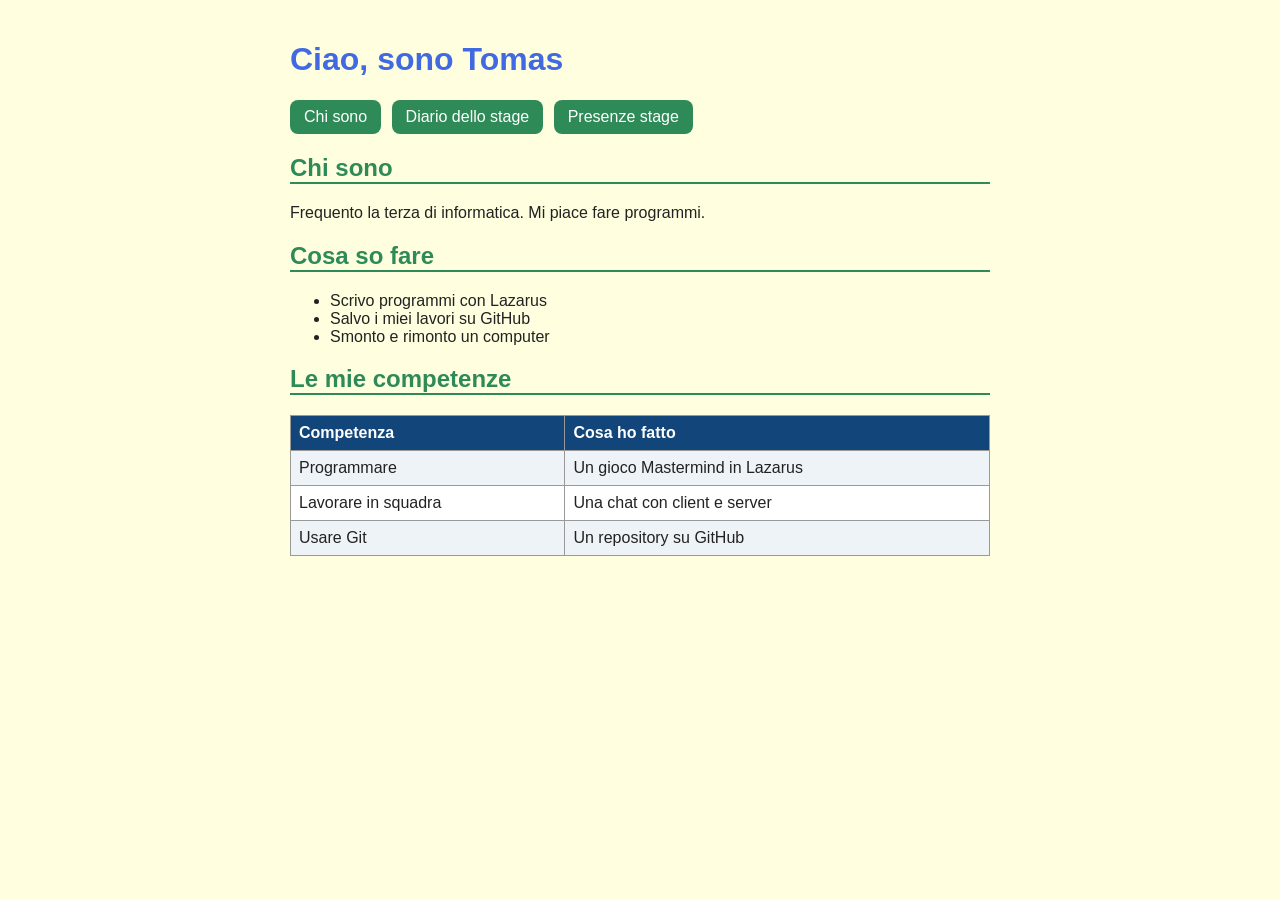
<file: index.html>
<!DOCTYPE html>
<html lang="it">
<head>
<meta charset="utf-8">
<meta name="viewport" content="width=device-width, initial-scale=1">
<title>Il sito di Tomas</title>
  <link rel="stylesheet" href="style.css">
</head>
<body>
<h1>Ciao, sono Tomas</h1>
<nav>
<a href="index.html">Chi sono</a>
<a href="diario.html">Diario dello stage</a>
<a href="presenze.html">Presenze stage</a>
</nav>
<h2>Chi sono</h2>
<p>Frequento la terza di informatica. Mi piace fare programmi.</p>
<h2>Cosa so fare</h2>
<ul>
<li>Scrivo programmi con Lazarus</li>
<li>Salvo i miei lavori su GitHub</li>
<li>Smonto e rimonto un computer</li>
</ul>
<h2>Le mie competenze</h2>
<table>
<tr><th>Competenza</th><th> <div> </div>Cosa ho fatto</th></tr>
<tr><td>Programmare</td><td>Un gioco Mastermind in Lazarus</td></tr>
<tr><td>Lavorare in squadra</td><td>Una chat con client e server</td
></tr>
<tr><td>Usare Git</td><td>Un repository su GitHub</td></tr>
</table>
</body>
</html>
</file>
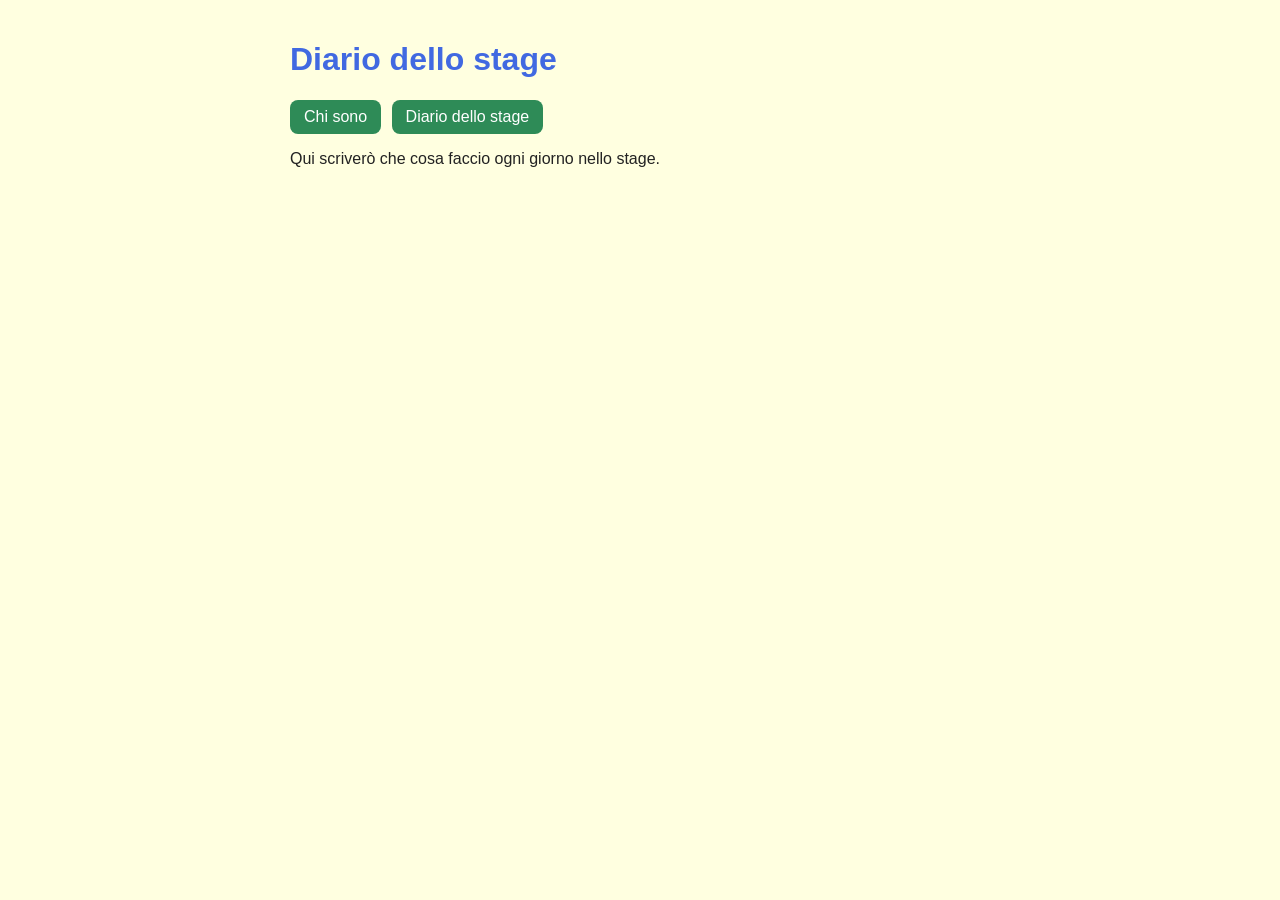
<file: diario.html>
<!DOCTYPE html>
<html lang="it">
<head>
<meta charset="utf-8">
<meta name="viewport" content="width=device-width, initial-scale=1">
<title>Diario dello stage</title>
  <link rel="stylesheet" href="style.css">
</head>
<body>
<h1>Diario dello stage</h1>
<nav>
<a href="index.html">Chi sono</a>
<a href="diario dello stage.html">Diario dello stage</a>
</nav>
<p>Qui scriverò che cosa faccio ogni giorno nello stage.</p>
</body>
</html>
</file>
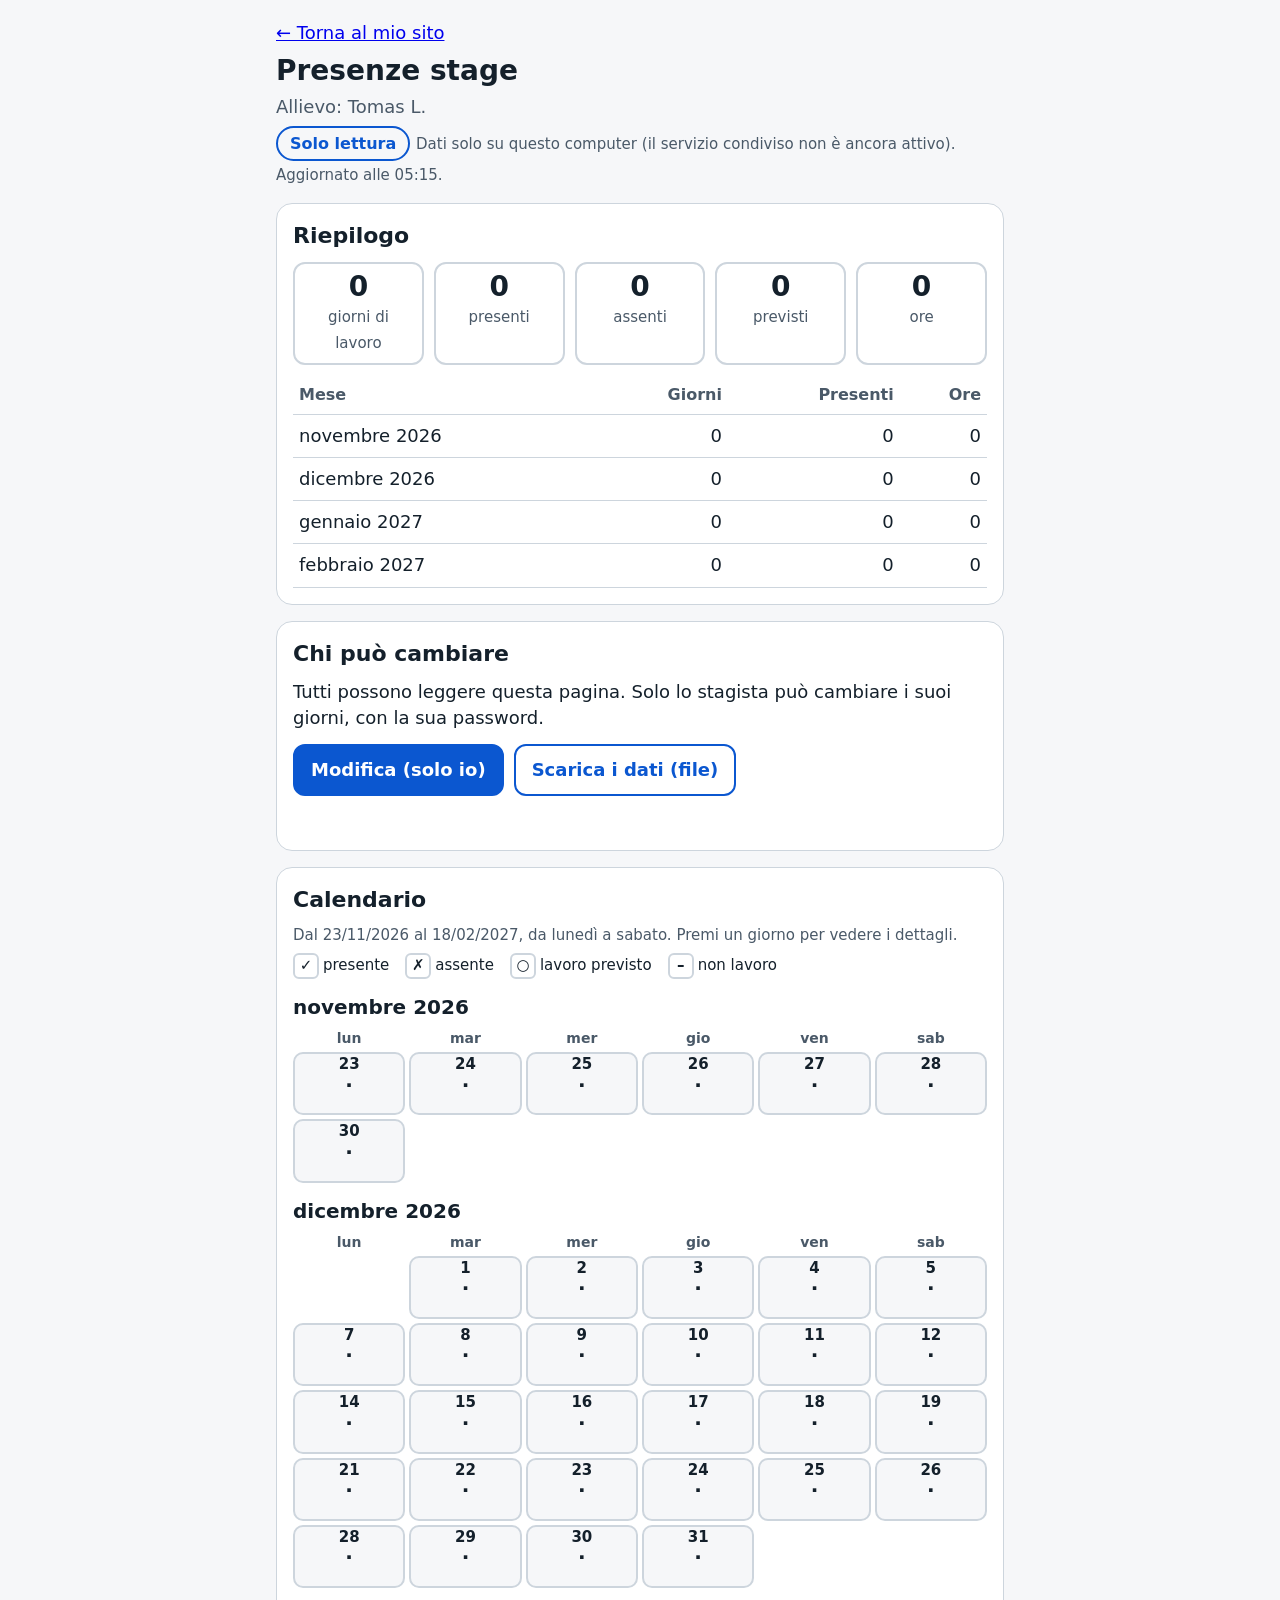
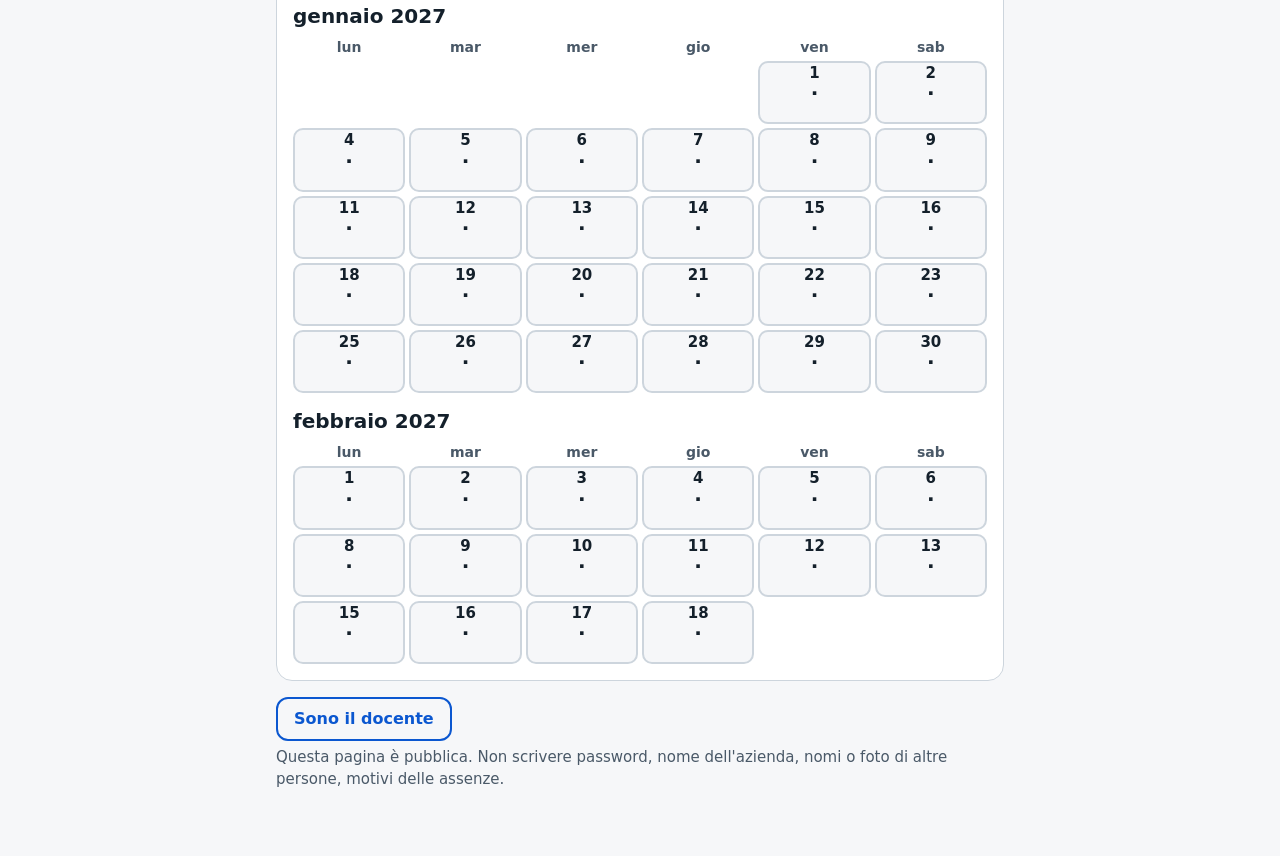
<file: presenze.html>
<!doctype html>
<html lang="it"><head><meta charset="utf-8"><meta name="viewport" content="width=device-width,initial-scale=1"><meta name="robots" content="noindex"><link rel="icon" href="data:,">
<title>Presenze stage</title>
<style>
:root{--bg:#f6f7f9;--card:#fff;--ink:#14202b;--mut:#4a5968;--line:#cdd5dd;--acc:#0b57d0;--accd:#fff;--ok:#0a7a3d;--okbg:#c8f0d2;--ko:#a32020;--kobg:#f6c9c9;--pv:#8a5a00;--pvbg:#fde9b8;--nl:#e7eaee;--warn:#fff8e1;--warnl:#e6c96a}
:root[data-theme="dark"]{--bg:#10161c;--card:#1a232c;--ink:#e8eef4;--mut:#a9b7c4;--line:#33424f;--acc:#8ab4f8;--accd:#10161c;--ok:#7fd69b;--okbg:#17402a;--ko:#ff9b9b;--kobg:#4a2222;--pv:#f2c66d;--pvbg:#4a3a12;--nl:#26313b;--warn:#3a3213;--warnl:#7a6a22}
@media (prefers-color-scheme:dark){:root:not([data-theme="light"]){--bg:#10161c;--card:#1a232c;--ink:#e8eef4;--mut:#a9b7c4;--line:#33424f;--acc:#8ab4f8;--accd:#10161c;--ok:#7fd69b;--okbg:#17402a;--ko:#ff9b9b;--kobg:#4a2222;--pv:#f2c66d;--pvbg:#4a3a12;--nl:#26313b;--warn:#3a3213;--warnl:#7a6a22}}
*{box-sizing:border-box}
html{-webkit-text-size-adjust:100%}
body{margin:0;background:var(--bg);color:var(--ink);font:18px/1.45 system-ui,-apple-system,"Segoe UI",Roboto,Arial,sans-serif;overflow-wrap:anywhere}
main{max-width:760px;margin:0 auto;padding:14px 16px 60px}
h1{font-size:28px;line-height:1.2;margin:8px 0 4px}
h2{font-size:22px;margin:0 0 10px}
p{margin:6px 0}
.sub,.small{color:var(--mut)}.small{font-size:15px}
section{background:var(--card);border:1px solid var(--line);border-radius:16px;padding:16px;margin:16px 0}
.badge{display:inline-block;padding:4px 12px;border-radius:99px;font-weight:700;font-size:16px;border:2px solid var(--line)}
.badge.view{border-color:var(--acc);color:var(--acc)}
.badge.edit{border-color:var(--ok);color:var(--ok);background:var(--okbg)}
.btn{min-height:52px;padding:10px 16px;border-radius:12px;border:2px solid var(--acc);background:var(--acc);color:var(--accd);font-weight:700;font-size:18px;line-height:1.2;font-family:inherit;cursor:pointer;touch-action:manipulation}
.btn.sec{background:transparent;color:var(--acc)}
.btn.ko{background:transparent;color:var(--ko);border-color:var(--ko)}
.btn:disabled{opacity:.5;cursor:default}
label{display:block;font-weight:700;margin:12px 0 4px}
input,select,textarea{width:100%;min-height:52px;font:inherit;padding:8px 10px;border-radius:10px;border:2px solid var(--line);background:var(--bg);color:var(--ink)}
textarea{min-height:96px}
input[type=checkbox]{width:28px;min-height:28px;height:28px;margin:0}
.msg{min-height:26px;font-weight:700}.msg.ok{color:var(--ok)}.msg.ko{color:var(--ko)}
.warn{background:var(--warn);border:1px solid var(--warnl);border-radius:10px;padding:10px 12px;margin:10px 0}
.actions{display:flex;flex-wrap:wrap;gap:10px;margin-top:12px}
[hidden]{display:none!important}
.cards{display:grid;grid-template-columns:repeat(2,1fr);gap:10px}
@media (min-width:600px){.cards{grid-template-columns:repeat(5,1fr)}}
.card{border:2px solid var(--line);border-radius:12px;padding:8px;text-align:center}
.card b{display:block;font-size:28px;line-height:1.1}.card span{font-size:15px;color:var(--mut)}
table{width:100%;border-collapse:collapse;margin-top:10px}
th,td{border-bottom:1px solid var(--line);padding:8px 6px;text-align:left}
th{font-size:16px;color:var(--mut)}td.n,th.n{text-align:right;white-space:nowrap}
.mese{margin:14px 0 6px;font-size:20px}
.grid{display:grid;grid-template-columns:repeat(6,1fr);gap:4px}
.gh{text-align:center;font-size:14px;font-weight:700;color:var(--mut)}
.d{min-height:62px;border-radius:10px;border:2px solid var(--line);background:var(--bg);color:var(--ink);font:inherit;padding:2px;display:flex;flex-direction:column;align-items:center;justify-content:center;line-height:1.15;cursor:pointer;touch-action:manipulation}
.d .dn{font-size:15px;font-weight:700}.d .sy{font-size:20px;font-weight:700}.d .ho{font-size:13px}
.d.s-N{background:var(--nl);color:var(--mut)}
.d.s-L{background:var(--pvbg);border-color:var(--pv);color:var(--pv)}
.d.s-P{background:var(--okbg);border-color:var(--ok);color:var(--ok)}
.d.s-A{background:var(--kobg);border-color:var(--ko);color:var(--ko)}
.vuoto{visibility:hidden}
.leg{display:flex;flex-wrap:wrap;gap:8px 16px;font-size:15px}
.leg span b{display:inline-block;min-width:26px;text-align:center;border-radius:6px;border:2px solid var(--line);margin-right:4px}
#sheet{position:fixed;inset:0;background:rgba(0,0,0,.5);display:flex;align-items:flex-end;justify-content:center;z-index:10}
#sheet .in{background:var(--card);width:100%;max-width:560px;max-height:92vh;overflow:auto;border-radius:18px 18px 0 0;padding:16px}
.sc{display:grid;grid-template-columns:1fr 1fr;gap:8px}
.sc .btn{background:var(--bg);color:var(--ink);border-color:var(--line)}
.sc .btn.on.N{background:var(--nl);border-color:var(--mut)}
.sc .btn.on.L{background:var(--pvbg);border-color:var(--pv);color:var(--pv)}
.sc .btn.on.P{background:var(--okbg);border-color:var(--ok);color:var(--ok)}
.sc .btn.on.A{background:var(--kobg);border-color:var(--ko);color:var(--ko)}
.days{display:grid;grid-template-columns:repeat(3,1fr);gap:8px}
.days label{display:flex;align-items:center;gap:8px;margin:0;font-weight:400;min-height:48px}
@media (max-width:520px){h1{font-size:24px}}
</style></head><body><main>
<p id="torna" hidden><a href="index.html">&larr; Torna al mio sito</a></p>
<h1>Presenze stage</h1>
<p class="sub" id="chi"></p>
<div id="viewer" hidden><label for="v-all">Allievo</label><select id="v-all"></select></div>
<div class="warn" id="prova" hidden><b>MODO PROVA.</b> Quello che scrivi resta solo su questo computer. Non va nelle presenze vere.</div>
<p><span class="badge view" id="modo">Solo lettura</span> <span class="small" id="stato">Caricamento...</span></p>

<section id="s-riep"><h2>Riepilogo</h2>
<div class="cards">
<div class="card"><b id="r-lav">0</b><span>giorni di lavoro</span></div>
<div class="card"><b id="r-pre">0</b><span>presenti</span></div>
<div class="card"><b id="r-ass">0</b><span>assenti</span></div>
<div class="card"><b id="r-prev">0</b><span>previsti</span></div>
<div class="card"><b id="r-ore">0</b><span>ore</span></div>
</div>
<table id="t-mesi"><thead><tr><th>Mese</th><th class="n">Giorni</th><th class="n">Presenti</th><th class="n">Ore</th></tr></thead><tbody></tbody></table>
</section>

<section id="s-az"><h2>Chi può cambiare</h2>
<p id="az-testo">Tutti possono leggere questa pagina. Solo lo stagista può cambiare i suoi giorni, con la sua password.</p>
<div id="f-pw" hidden>
<p id="pw-aiuto"></p>
<label for="pw1" id="l-pw1">Password</label><input id="pw1" type="password" autocomplete="current-password">
<div id="pw2box" hidden><label for="pw2">Scrivi ancora la stessa password</label><input id="pw2" type="password" autocomplete="new-password"></div>
<div class="actions"><button class="btn" id="b-pw-ok" type="button">Entra</button><button class="btn sec" id="b-pw-no" type="button">Annulla</button></div>
</div>
<div id="f-doc" hidden>
<label for="du">Utente</label><input id="du" type="text" autocomplete="username" autocapitalize="none" spellcheck="false">
<label for="dp">Password</label><input id="dp" type="password" autocomplete="current-password">
<div class="actions"><button class="btn" id="b-doc-ok" type="button">Entra</button><button class="btn sec" id="b-doc-no" type="button">Annulla</button></div>
</div>
<div class="actions" id="az-bott">
<button class="btn" id="b-mod" type="button">Modifica (solo io)</button>
<button class="btn sec" id="b-esci" type="button" hidden>Esci dalla modifica</button>
<button class="btn sec" id="b-export" type="button">Scarica i dati (file)</button>
<button class="btn sec" id="b-import" type="button" hidden>Carica il mio file</button><input type="file" id="f-import" accept=".json,application/json" hidden>
<button class="btn sec" id="b-invia" type="button" hidden>Invia le modifiche in attesa</button>
</div>
<p class="msg" id="msg" role="status" aria-live="polite"></p>
</section>

<section id="s-fissi" hidden><h2>I miei giorni di lavoro</h2>
<p class="small">Scegli i giorni della settimana in cui lavori. Premi il bottone: tutti i giorni ancora vuoti diventano <b>Lavoro previsto</b> o <b>Non lavoro</b>. I giorni già segnati non cambiano.</p>
<div class="days" id="giorni-sett"></div>
<div class="actions"><button class="btn" id="b-fissi" type="button">Segna i giorni scelti</button></div>
</section>

<section><h2>Calendario</h2>
<p class="small">Dal 23/11/2026 al 18/02/2027, da lunedì a sabato. Premi un giorno per vedere i dettagli.</p>
<div class="leg"><span><b>✓</b>presente</span><span><b>✗</b>assente</span><span><b>○</b>lavoro previsto</span><span><b>–</b>non lavoro</span></div>
<div id="cal"></div></section>
<section id="s-doc" hidden><h2>Docente</h2><p class="small">Hai fatto l'accesso come docente. Puoi cambiare i giorni di questo allievo.</p>
<div class="actions"><button class="btn ko" id="b-reset" type="button">Azzera la password di questo allievo</button></div></section>
<p class="small"><button class="btn sec" id="b-docente" type="button" style="min-height:44px;font-size:16px">Sono il docente</button></p>
<p class="small">Questa pagina è pubblica. Non scrivere password, nome dell'azienda, nomi o foto di altre persone, motivi delle assenze.</p>
</main>
<div id="sheet" hidden role="dialog" aria-modal="true" aria-labelledby="sh-tit"><div class="in">
<h2 id="sh-tit"></h2>
<div id="sh-let"></div>
<div id="sh-mod" hidden>
<div class="sc" id="sh-stati"></div>
<div id="sh-campi">
<div id="sh-oreb"><label for="sh-ore">Ore (da 0 a 12)</label><input id="sh-ore" type="number" min="0" max="12" step="0.5" inputmode="decimal" placeholder="Per esempio: 6"></div>
<label for="sh-att" id="sh-attl">Che cosa hai fatto</label><textarea id="sh-att" maxlength="200" placeholder="Poche parole"></textarea>
</div>
<p class="msg" id="sh-msg" role="status" aria-live="polite"></p>
<div class="actions"><button class="btn" id="sh-salva" type="button">Salva il giorno</button><button class="btn sec" id="sh-vuoto" type="button">Svuota il giorno</button><button class="btn sec" id="sh-chiudi2" type="button">Chiudi</button></div>
</div>
<div class="actions" id="sh-solo"><button class="btn sec" id="sh-chiudi" type="button">Chiudi</button></div>
</div></div>
<script>
"use strict";
/* ====== CONFIGURAZIONE (versione 2.2, 17/11/2026; v2.2: link «Torna al mio sito», bottone «Carica il mio file» per rimettere i giorni salvati con «Scarica i dati»; v2.1: accesso del docente con la password scelta dal docente, sale nuovo, PBKDF2 2.000.000 iterazioni; v2.0: prima versione) ====== */
var CFG = {
  allievo: "Tomas L.",            /* «Nome I.»: lo mette la pagina «copia» */
  inizio: "2026-11-23", fine: "2027-02-18",
  endpoint: "",                      /* servizio Apps Script; vuoto = dati solo su questo computer */
  configUrl: "https://nicolaregge-pulse.github.io/corso-informatica/stage/config.json",  /* qui sta l'indirizzo del servizio: si attiva senza rifare le pagine */
  docenteModifica: true,             /* UN SOLO VALORE: true = il docente puo' sbloccare la modifica di ogni allievo; false = solo lo stagista */
  allievi: ["Alessandro A.","Denis A.","David A.","Eric C.","Nicolo' C.","Mirko D.","Ariel D.","Mahmoud E.","Rafi F.","Emmanuel F.","Andrea G.","Simone G.","Zhan L.","Tomas L.","Filippo M.","Beatrice N.","Kelvin P.","Kevin R.","Gabriele R.","Dani S.","Samuele U.","Noah V."],
  /*DOC-INIZIO*/
  doc: {iter: 2000000, salt: "30419b9ed8a272e2755a133168255df7", verifier: "aa7f3bc6ee890cc2c3f1fb0e5d5bc6c0f261cc8dd26fa501a1899412390e0832"},
  /*DOC-FINE*/
  chiave: "presenze-stage-v2"
};
var PROVA = /[?&]prova=1/.test(location.search);
if (PROVA) { CFG.endpoint = ""; CFG.chiave += "-prova"; }
var QS = (location.search.match(/[?&]allievo=([^&]*)/) || [])[1];
var VIEWER = CFG.allievo.charAt(0) === "@";
var ALL = VIEWER ? (QS ? decodeURIComponent(QS.replace(/\+/g, " ")) : "") : CFG.allievo;
var NOMI = {N: "Non lavoro", L: "Lavoro previsto", P: "Presente", A: "Assente"};
var SIMB = {N: "–", L: "○", P: "✓", A: "✗"};
var GN = ["domenica","lunedì","martedì","mercoledì","giovedì","venerdì","sabato"];
var MN = ["gennaio","febbraio","marzo","aprile","maggio","giugno","luglio","agosto","settembre","ottobre","novembre","dicembre"];
var dati = {};            /* iso -> {s,o,t} dell'allievo mostrato */
var info = {salt: "", haPassword: false};
var pend = {};            /* modifiche non ancora nel servizio */
var K = null, comeDocente = false, aperto = null, ultimiDati = [];
var $ = function (id) { return document.getElementById(id); };
function el(t, c, x) { var e = document.createElement(t); if (c) e.className = c; if (x != null) e.textContent = x; return e; }
function utc(iso) { var p = iso.split("-"); return new Date(Date.UTC(+p[0], +p[1] - 1, +p[2])); }
function isoDi(d) { return d.toISOString().slice(0, 10); }
function fmt(iso) { var p = iso.split("-"); return p[2] + "/" + p[1] + "/" + p[0]; }
function nOre(n) { return String(Math.round(n * 10) / 10).replace(".", ","); }
function periodo() { var a = [], d = utc(CFG.inizio), f = utc(CFG.fine); while (d <= f) { if (d.getUTCDay() !== 0) a.push(isoDi(d)); d = new Date(d.getTime() + 86400000); } return a; }
var PER = periodo();
function msg(t, k) { var m = $("msg"); m.className = "msg " + (k || ""); m.textContent = t; }

/* ====== dati: locali o dal servizio ====== */
function kLoc(p) { return CFG.chiave + ":" + (p || "d") + ":" + ALL; }
function leggiLoc(p) { try { var t = localStorage.getItem(kLoc(p)); return t ? JSON.parse(t) : null; } catch (e) { return null; } }
function scriviLoc(p, v) { try { localStorage.setItem(kLoc(p), JSON.stringify(v)); } catch (e) {} }
function vista() { var o = {}, k; for (k in dati) o[k] = dati[k]; for (k in pend) { if (pend[k].s) o[k] = pend[k]; else delete o[k]; } return o; }
function stato(t) { $("stato").textContent = t; }
function ora() { var d = new Date(); return ("0" + d.getHours()).slice(-2) + ":" + ("0" + d.getMinutes()).slice(-2); }
function carica() {
  if (!ALL) { dati = {}; disegna(); stato("Scegli un allievo."); return Promise.resolve(); }
  pend = (CFG.endpoint && leggiLoc("pend")) || {};
  if (!CFG.endpoint) {
    var l = leggiLoc("d") || {};
    dati = l.giorni || {}; info = {salt: l.salt || "", haPassword: !!l.verifier};
    stato((PROVA ? "Modo prova: dati solo su questo computer. " : "Dati solo su questo computer (il servizio condiviso non è ancora attivo). ") + "Aggiornato alle " + ora() + ".");
    disegna(); return Promise.resolve();
  }
  return fetch(CFG.endpoint + "?t=" + Date.now()).then(function (r) { return r.json(); }).then(function (j) {
    dati = {}; (j.giorni || []).forEach(function (g) { if (g.a === ALL) dati[g.d] = {s: g.s, o: Number(g.o) || 0, t: g.t || ""}; });
    var a = (j.allievi || []).filter(function (x) { return x.nome === ALL; })[0];
    info = a ? {salt: a.salt || "", haPassword: !!a.haPassword} : {salt: "", haPassword: false};
    if (typeof j.docenteModifica === "boolean") CFG.docenteModifica = j.docenteModifica;
    stato("Dati dal servizio condiviso. Aggiornati alle " + ora() + ".");
    disegna();
  }).catch(function () { dati = {}; stato("Il servizio condiviso non risponde. Riprova più tardi."); disegna(); });
}

/* ====== calendario e riepilogo ====== */
function disegna() {
  $("chi").textContent = ALL ? "Allievo: " + ALL : "Scegli un allievo per vedere le sue presenze.";
  var v = vista(), c = {L: 0, P: 0, A: 0, ore: 0}, mesi = {};
  PER.forEach(function (d) {
    var x = v[d]; if (!x) return; var m = d.slice(0, 7);
    mesi[m] = mesi[m] || {g: 0, p: 0, o: 0};
    if (x.s === "L") { c.L++; mesi[m].g++; }
    if (x.s === "P") { c.P++; mesi[m].g++; mesi[m].p++; mesi[m].o += x.o || 0; c.ore += x.o || 0; }
    if (x.s === "A") { c.A++; mesi[m].g++; }
  });
  $("r-lav").textContent = c.L + c.P + c.A; $("r-pre").textContent = c.P; $("r-ass").textContent = c.A; $("r-prev").textContent = c.L; $("r-ore").textContent = nOre(c.ore);
  var tb = document.querySelector("#t-mesi tbody"); tb.textContent = "";
  var chiavi = []; PER.forEach(function (d) { var m = d.slice(0, 7); if (chiavi.indexOf(m) < 0) chiavi.push(m); });
  chiavi.forEach(function (m) {
    var q = mesi[m] || {g: 0, p: 0, o: 0}, tr = el("tr");
    tr.appendChild(el("td", null, MN[+m.slice(5) - 1] + " " + m.slice(0, 4))); tr.appendChild(el("td", "n", q.g)); tr.appendChild(el("td", "n", q.p)); tr.appendChild(el("td", "n", nOre(q.o))); tb.appendChild(tr);
  });
  var cal = $("cal"); cal.textContent = "";
  chiavi.forEach(function (m) {
    cal.appendChild(el("h3", "mese", MN[+m.slice(5) - 1] + " " + m.slice(0, 4)));
    var g = el("div", "grid"); ["lun", "mar", "mer", "gio", "ven", "sab"].forEach(function (n) { g.appendChild(el("div", "gh", n)); });
    var giorni = PER.filter(function (d) { return d.slice(0, 7) === m; });
    var off = (utc(giorni[0]).getUTCDay() + 6) % 7; for (var i = 0; i < off; i++) g.appendChild(el("div", "vuoto"));
    giorni.forEach(function (d) {
      var x = v[d], b = el("button", "d" + (x ? " s-" + x.s : "")); b.type = "button";
      b.appendChild(el("span", "dn", String(+d.slice(8)))); b.appendChild(el("span", "sy", x ? SIMB[x.s] : "·"));
      b.appendChild(el("span", "ho", x && x.s === "P" ? nOre(x.o || 0) + " h" : " "));
      b.setAttribute("aria-label", GN[utc(d).getUTCDay()] + " " + fmt(d) + ": " + (x ? NOMI[x.s] + (x.s === "P" ? ", " + nOre(x.o || 0) + " ore" : "") : "non segnato"));
      b.addEventListener("click", function () { apriGiorno(d); }); g.appendChild(b);
    });
    cal.appendChild(g);
  });
  $("b-invia").hidden = !(K && CFG.endpoint && Object.keys(pend).length);
  $("b-import").hidden = !K || comeDocente;
}

/* ====== il giorno ====== */
var scelta = "";
function apriGiorno(d) {
  aperto = d; var x = vista()[d];
  $("sh-tit").textContent = GN[utc(d).getUTCDay()] + " " + fmt(d); $("sh-msg").textContent = "";
  var let_ = $("sh-let"); let_.textContent = "";
  if (!K) {
    let_.appendChild(el("p", null, x ? NOMI[x.s] : "Non ancora segnato."));
    if (x && x.s === "P") let_.appendChild(el("p", null, "Ore: " + nOre(x.o || 0)));
    if (x && x.t) let_.appendChild(el("p", null, x.t));
    $("sh-mod").hidden = true; $("sh-solo").hidden = false;
  } else {
    scelta = x ? x.s : ""; $("sh-ore").value = x && x.s === "P" ? x.o : ""; $("sh-att").value = x ? (x.t || "") : "";
    var S = $("sh-stati"); S.textContent = "";
    ["P", "A", "L", "N"].forEach(function (s) {
      var b = el("button", "btn " + s, SIMB[s] + " " + NOMI[s]); b.type = "button"; b.dataset.s = s;
      b.addEventListener("click", function () { scelta = s; campi(); }); S.appendChild(b);
    });
    campi(); $("sh-mod").hidden = false; $("sh-solo").hidden = true;
  }
  $("sheet").hidden = false;
  var f = $("sh-mod").hidden ? $("sh-chiudi") : S0(); if (f) f.focus();
}
function S0() { return $("sh-stati").firstChild; }
function campi() {
  Array.prototype.forEach.call($("sh-stati").children, function (b) { b.className = "btn " + b.dataset.s + (b.dataset.s === scelta ? " on" : ""); b.setAttribute("aria-pressed", b.dataset.s === scelta ? "true" : "false"); });
  $("sh-campi").hidden = !(scelta === "P" || scelta === "L"); $("sh-oreb").hidden = scelta !== "P";
  $("sh-attl").textContent = scelta === "L" ? "Che cosa farai (facoltativo)" : "Che cosa hai fatto";
}
function chiudi() { $("sheet").hidden = true; aperto = null; }
function salvaGiorno() {
  var m = $("sh-msg"); m.className = "msg ko";
  if (!scelta) { m.textContent = "Scegli una delle quattro cose."; return; }
  var o = 0, t = $("sh-att").value.trim().slice(0, 200);
  if (scelta === "P") {
    o = parseFloat(String($("sh-ore").value).replace(",", "."));
    if (isNaN(o) || o < 0 || o > 12) { m.textContent = "Le ore sono un numero da 0 a 12."; return; }
    if (!t) { m.textContent = "Scrivi in poche parole che cosa hai fatto."; return; }
  }
  if (scelta === "A" || scelta === "N") t = "";
  invia([{d: aperto, s: scelta, o: o, t: t}]).then(function (ok) { if (ok) chiudi(); });
}
function svuotaGiorno() { invia([{d: aperto, s: "", o: 0, t: ""}]).then(function (ok) { if (ok) chiudi(); }); }

/* ====== salvataggio ====== */
function applica(lista) {
  lista.forEach(function (g) { if (g.s) dati[g.d] = {s: g.s, o: g.o, t: g.t}; else delete dati[g.d]; });
}
function invia(lista) {
  if (!K) { msg("Per cambiare serve l'accesso.", "ko"); return Promise.resolve(false); }
  if (!CFG.endpoint) {
    if (comeDocente && !CFG.docenteModifica) { msg("La modifica del docente è spenta.", "ko"); return Promise.resolve(false); }
    applica(lista); var l = leggiLoc("d") || {}; l.giorni = dati; scriviLoc("d", l); disegna();
    msg("Salvato su questo computer. Premi «Scarica i dati» per avere il file.", "ok"); return Promise.resolve(true);
  }
  return post({op: "salva", allievo: ALL, k: K, giorni: lista}).then(function (j) {
    if (j && j.ok) { applica(lista); lista.forEach(function (g) { delete pend[g.d]; }); scriviLoc("pend", pend); disegna(); msg("Salvato nel servizio condiviso.", "ok"); return true; }
    if (j && /accesso/.test(j.errore || "")) { msg("La password non è più valida. Esci e rientra.", "ko"); return false; }
    msg("Il servizio non ha accettato (" + ((j && j.errore) || "errore") + ").", "ko"); return false;
  }).catch(function () {
    lista.forEach(function (g) { pend[g.d] = {s: g.s, o: g.o, t: g.t}; }); scriviLoc("pend", pend); disegna();
    msg("Non riesco a inviare. La modifica resta su questo computer: premi «Invia le modifiche in attesa».", "ko"); return true;
  });
}
function inviaAttesa() {
  var lista = Object.keys(pend).map(function (d) { return {d: d, s: pend[d].s, o: pend[d].o || 0, t: pend[d].t || ""}; });
  if (!lista.length) return; invia(lista).then(function () { carica(); });
}
function post(c) { return fetch(CFG.endpoint, {method: "POST", headers: {"Content-Type": "text/plain;charset=utf-8"}, body: JSON.stringify(c)}).then(function (r) { return r.json(); }); }

/* ====== password: PBKDF2 con sale; si salva e si confronta solo l'impronta ====== */
function hex2buf(h) { var a = new Uint8Array(h.length / 2); for (var i = 0; i < a.length; i++) a[i] = parseInt(h.substr(i * 2, 2), 16); return a; }
function buf2hex(b) { return Array.prototype.map.call(new Uint8Array(b), function (x) { return ("0" + x.toString(16)).slice(-2); }).join(""); }
function derivaChiave(saltHex, extra, password, iter) {
  var enc = new TextEncoder(), sale = hex2buf(saltHex), u = enc.encode(extra.trim().toLowerCase());
  var s = new Uint8Array(sale.length + u.length); s.set(sale, 0); s.set(u, sale.length);
  return crypto.subtle.importKey("raw", enc.encode(password), "PBKDF2", false, ["deriveBits"]).then(function (k) {
    return crypto.subtle.deriveBits({name: "PBKDF2", hash: "SHA-256", salt: s, iterations: iter}, k, 256);
  }).then(function (bits) { var kk = buf2hex(bits); return crypto.subtle.digest("SHA-256", enc.encode(kk)).then(function (h) { return {K: kk, V: buf2hex(h)}; }); });
}
function saleNuovo() { var a = new Uint8Array(16); crypto.getRandomValues(a); return buf2hex(a); }
var ITER = 200000;
function haCrypto() { return !!(window.crypto && crypto.subtle); }

function mostraPw(si) {
  $("f-pw").hidden = !si; $("f-doc").hidden = true; $("pw1").value = ""; $("pw2").value = "";
  if (!si) return;
  var nuova = !info.haPassword;
  $("pw2box").hidden = !nuova;
  $("pw-aiuto").textContent = nuova ? "Prima volta: scegli la tua password. Almeno 8 caratteri. Scrivila su un posto sicuro: non si può leggere più. Non darla a nessuno." : "Scrivi la tua password.";
  $("l-pw1").textContent = nuova ? "Scegli la password" : "Password"; $("b-pw-ok").textContent = nuova ? "Salva la password ed entra" : "Entra";
  $("pw1").autocomplete = nuova ? "new-password" : "current-password"; $("pw1").focus();
}
function entraStagista() {
  if (!haCrypto()) { msg("Questo browser non può controllare la password. Apri la pagina con https.", "ko"); return; }
  var p = $("pw1").value, nuova = !info.haPassword;
  if (nuova) { if (p.length < 8) { msg("La password ha almeno 8 caratteri.", "ko"); return; } if (p !== $("pw2").value) { msg("Le due password sono diverse.", "ko"); return; } }
  else if (!p) { msg("Scrivi la password.", "ko"); return; }
  $("b-pw-ok").disabled = true; msg("Controllo...", "");
  var fine = function () { $("b-pw-ok").disabled = false; };
  var salt = nuova ? saleNuovo() : info.salt;
  derivaChiave(salt, ALL, p, ITER).then(function (r) {
    if (nuova) {
      if (!CFG.endpoint) { var l = leggiLoc("d") || {}; l.salt = salt; l.verifier = r.V; scriviLoc("d", l); info = {salt: salt, haPassword: true}; fine(); attiva(r.K, false); return; }
      return post({op: "imposta", allievo: ALL, salt: salt, verifier: r.V}).then(function (j) {
        fine(); if (j && j.ok) { info = {salt: salt, haPassword: true}; attiva(r.K, false); } else msg("Non riesco a salvare la password (" + ((j && j.errore) || "errore") + "). Se qualcuno l'ha già scelta, chiedi al docente di azzerarla.", "ko");
      });
    }
    if (!CFG.endpoint) { var l2 = leggiLoc("d") || {}; fine(); if (r.V === l2.verifier) attiva(r.K, false); else sbagliata(); return; }
    return post({op: "verifica", allievo: ALL, k: r.K}).then(function (j) { fine(); if (j && j.ok) attiva(r.K, false); else sbagliata(); });
  }).catch(function () { fine(); msg("Non riesco a controllare. Riprova.", "ko"); });
}
function sbagliata() { setTimeout(function () { msg("Password sbagliata. Riprova.", "ko"); $("pw1").value = ""; }, 600); }
function entraDocente() {
  if (!haCrypto()) { msg("Questo browser non può controllare la password. Apri la pagina con https.", "ko"); return; }
  if (!CFG.docenteModifica) { msg("La modifica del docente è spenta.", "ko"); return; }
  if (!CFG.doc.iter) { msg("L'accesso del docente non è ancora attivo.", "ko"); return; }
  var u = $("du").value, p = $("dp").value; if (!u || !p) { msg("Scrivi utente e password.", "ko"); return; }
  $("b-doc-ok").disabled = true; msg("Controllo...", "");
  derivaChiave(CFG.doc.salt, u, p, CFG.doc.iter).then(function (r) {
    $("b-doc-ok").disabled = false;
    if (!CFG.endpoint) { if (r.V === CFG.doc.verifier) attiva(r.K, true); else sbagliataDoc(); return; }
    return post({op: "verifica", allievo: ALL, k: r.K}).then(function (j) { if (j && j.ok) attiva(r.K, true); else sbagliataDoc(); });
  }).catch(function () { $("b-doc-ok").disabled = false; msg("Non riesco a controllare. Riprova.", "ko"); });
}
function sbagliataDoc() { setTimeout(function () { msg("Utente o password sbagliati.", "ko"); $("dp").value = ""; }, 600); }
function attiva(k, doc) {
  K = k; comeDocente = doc; $("pw1").value = ""; $("pw2").value = ""; $("dp").value = "";
  $("f-pw").hidden = true; $("f-doc").hidden = true;
  var b = $("modo"); b.textContent = doc ? "Modifica attiva (docente)" : "Modifica attiva"; b.className = "badge edit";
  $("b-mod").hidden = true; $("b-docente").hidden = true; $("b-esci").hidden = false; $("s-fissi").hidden = false; $("s-doc").hidden = !doc;
  $("az-testo").textContent = "Puoi cambiare i giorni. Premi un giorno del calendario.";
  msg("Accesso giusto.", "ok"); disegna();
}
function esci() {
  K = null; comeDocente = false; chiudi();
  var b = $("modo"); b.textContent = "Solo lettura"; b.className = "badge view";
  $("torna").hidden = VIEWER;
  $("b-mod").hidden = VIEWER; $("b-docente").hidden = false; $("b-esci").hidden = true; $("s-fissi").hidden = true; $("s-doc").hidden = true; $("f-pw").hidden = true; $("f-doc").hidden = true;
  $("az-testo").textContent = VIEWER ? "Tutti possono leggere questa pagina. Solo lo stagista può cambiare i suoi giorni, dalla pagina del suo sito, con la sua password." : "Tutti possono leggere questa pagina. Solo lo stagista può cambiare i suoi giorni, con la sua password.";
  msg("", ""); disegna();
}

/* ====== giorni fissi, azzeramento, file ====== */
function segnaFissi() {
  var sc = {}; Array.prototype.forEach.call(document.querySelectorAll("#giorni-sett input"), function (i) { if (i.checked) sc[i.value] = 1; });
  if (!Object.keys(sc).length) { msg("Scegli almeno un giorno della settimana.", "ko"); return; }
  var v = vista(), lista = [];
  PER.forEach(function (d) { if (!v[d]) lista.push({d: d, s: sc[utc(d).getUTCDay()] ? "L" : "N", o: 0, t: ""}); });
  if (!lista.length) { msg("Tutti i giorni sono già segnati.", "ko"); return; }
  var pezzi = [], i; for (i = 0; i < lista.length; i += 100) pezzi.push(lista.slice(i, i + 100));
  (function giro(n, tot) { if (n >= pezzi.length) { msg("Segnati " + tot + " giorni.", "ok"); return; } invia(pezzi[n]).then(function (ok) { if (ok) giro(n + 1, tot + pezzi[n].length); }); })(0, 0);
}
function azzera() {
  if (!confirm("Azzero la password di " + ALL + "? Dovrà sceglierne una nuova.")) return;
  if (!CFG.endpoint) { var l = leggiLoc("d") || {}; delete l.salt; delete l.verifier; scriviLoc("d", l); info = {salt: "", haPassword: false}; msg("Password azzerata.", "ok"); return; }
  post({op: "reset", allievo: ALL, k: K}).then(function (j) { if (j && j.ok) { info = {salt: "", haPassword: false}; msg("Password azzerata.", "ok"); } else msg("Non azzerata (" + ((j && j.errore) || "errore") + ").", "ko"); });
}
function importa(file) {
  if (!K) { msg("Per caricare un file premi prima «Modifica (solo io)».", "ko"); return; }
  var r = new FileReader();
  r.onload = function () {
    var j; try { j = JSON.parse(r.result); } catch (e) { msg("Il file non è valido.", "ko"); return; }
    if (!j || !(j.giorni instanceof Array)) { msg("Il file non è valido.", "ko"); return; }
    if (j.allievo !== ALL) { msg("Questo file è di un altro allievo.", "ko"); return; }
    var lista = [];
    j.giorni.forEach(function (g) {
      if (g && PER.indexOf(g.data) >= 0 && NOMI[g.stato]) lista.push({d: g.data, s: g.stato, o: g.stato === "P" ? Math.min(12, Math.max(0, Number(g.ore) || 0)) : 0, t: (g.stato === "P" || g.stato === "L") ? String(g.attivita || "").slice(0, 200) : ""});
    });
    if (!lista.length) { msg("Nel file non ci sono giorni validi.", "ko"); return; }
    var pezzi = [], i; for (i = 0; i < lista.length; i += 100) pezzi.push(lista.slice(i, i + 100));
    (function giro(n, tot) { if (n >= pezzi.length) { msg("Caricati " + tot + " giorni dal file.", "ok"); return; } invia(pezzi[n]).then(function (ok) { if (ok) giro(n + 1, tot + pezzi[n].length); }); })(0, 0);
  };
  r.readAsText(file);
}
function esporta() {
  var v = vista(), g = PER.filter(function (d) { return v[d]; }).map(function (d) { return {data: d, stato: v[d].s, ore: v[d].o || 0, attivita: v[d].t || ""}; });
  var blob = new Blob([JSON.stringify({versione: "2.0", allievo: ALL, giorni: g}, null, 1)], {type: "application/json"});
  var a = document.createElement("a"); a.href = URL.createObjectURL(blob); a.download = "presenze-stage.json"; document.body.appendChild(a); a.click(); document.body.removeChild(a);
}

document.addEventListener("DOMContentLoaded", function () {
  var gs = $("giorni-sett"); [1, 2, 3, 4, 5, 6].forEach(function (n) { var l = el("label"), i = el("input"); i.type = "checkbox"; i.value = n; l.appendChild(i); l.appendChild(document.createTextNode(GN[n])); gs.appendChild(l); });
  if (VIEWER) {
    $("viewer").hidden = false; var s = $("v-all"), o0 = el("option", null, "Scegli..."); o0.value = ""; s.appendChild(o0);
    CFG.allievi.forEach(function (n) { var o = el("option", null, n); o.value = n; if (n === ALL) o.selected = true; s.appendChild(o); });
    s.addEventListener("change", function () { ALL = s.value; esci(); carica(); });
  }
  $("b-mod").hidden = VIEWER; if (VIEWER) $("az-testo").textContent = "Tutti possono leggere questa pagina. Solo lo stagista può cambiare i suoi giorni, dalla pagina del suo sito, con la sua password.";
  if (PROVA) $("prova").hidden = false;
  $("b-mod").addEventListener("click", function () { if (!ALL) return; mostraPw(true); });
  $("b-pw-ok").addEventListener("click", entraStagista); $("pw1").addEventListener("keydown", function (e) { if (e.key === "Enter" && $("pw2box").hidden) entraStagista(); });
  $("b-pw-no").addEventListener("click", function () { mostraPw(false); msg("", ""); });
  $("b-docente").addEventListener("click", function () { $("f-doc").hidden = false; $("f-pw").hidden = true; $("du").focus(); });
  $("b-doc-ok").addEventListener("click", entraDocente); $("dp").addEventListener("keydown", function (e) { if (e.key === "Enter") entraDocente(); });
  $("b-doc-no").addEventListener("click", function () { $("f-doc").hidden = true; msg("", ""); });
  $("b-esci").addEventListener("click", esci); $("b-export").addEventListener("click", esporta); $("b-import").addEventListener("click", function () { $("f-import").value = ""; $("f-import").click(); }); $("f-import").addEventListener("change", function () { if (this.files[0]) importa(this.files[0]); }); $("b-invia").addEventListener("click", inviaAttesa);
  $("b-fissi").addEventListener("click", segnaFissi); $("b-reset").addEventListener("click", azzera);
  $("sh-salva").addEventListener("click", salvaGiorno); $("sh-vuoto").addEventListener("click", svuotaGiorno);
  $("sh-chiudi").addEventListener("click", chiudi); $("sh-chiudi2").addEventListener("click", chiudi);
  $("sheet").addEventListener("click", function (e) { if (e.target === $("sheet")) chiudi(); });
  document.addEventListener("keydown", function (e) { if (e.key === "Escape" && !$("sheet").hidden) chiudi(); });
  esci();
  carica();
  if (!(PROVA || CFG.endpoint || !CFG.configUrl)) fetch(CFG.configUrl + "?t=" + Date.now(), {cache: "no-store"}).then(function (r) { return r.json(); }).then(function (j) {
    if (j && typeof j.endpoint === "string" && /^https:\/\//.test(j.endpoint) && !K) { CFG.endpoint = j.endpoint; carica(); }
  }).catch(function () {});
});
</script></body></html>
</file>
<file: style.css>
/* STILE GENERALE DEL SITO */
body {
    background: lightyellow;
    color: #222222;
    font-family: Arial, sans-serif;
}

/* DIMENSIONI DELLA PAGINA */
body {
    max-width: 700px;
    margin: 0 auto;
    padding: 20px;
}

/* TITOLI */
h1 {
    color: royalblue;
}

h2 {
    color: seagreen;
    border-bottom: 2px solid seagreen;
}

/* MENU A BOTTONI */
nav a {
    display: inline-block;
    background: seagreen;
    color: white;
    padding: 8px 14px;
    margin-right: 6px;
    border-radius: 8px;
    text-decoration: none;
}

/* EFFETTO AL PASSAGGIO DEL MOUSE */
nav a:hover {
    background: orange;
}

/* TABELLA */
table {
    border-collapse: collapse;
    width: 100%;
    background: white;
}

/* CELLE DELLA TABELLA */
th, td {
    border: 1px solid #999999;
    padding: 8px;
    text-align: left;
}

/* INTESTAZIONE DELLA TABELLA */
th {
    background: #12467a;
    color: white;
}

/* RIGHE ALTERNATE */
tr:nth-child(even) {
    background: #eef3f8;
}

/* IMMAGINI */
img {
    max-width: 100%;
    border-radius: 12px;
}

/* ADATTAMENTO PER TELEFONI */
@media (max-width: 600px) {
    body {
        padding: 10px;
    }

    th, td {
        padding: 4px;
        font-size: 14px;
    }
}
</file>
